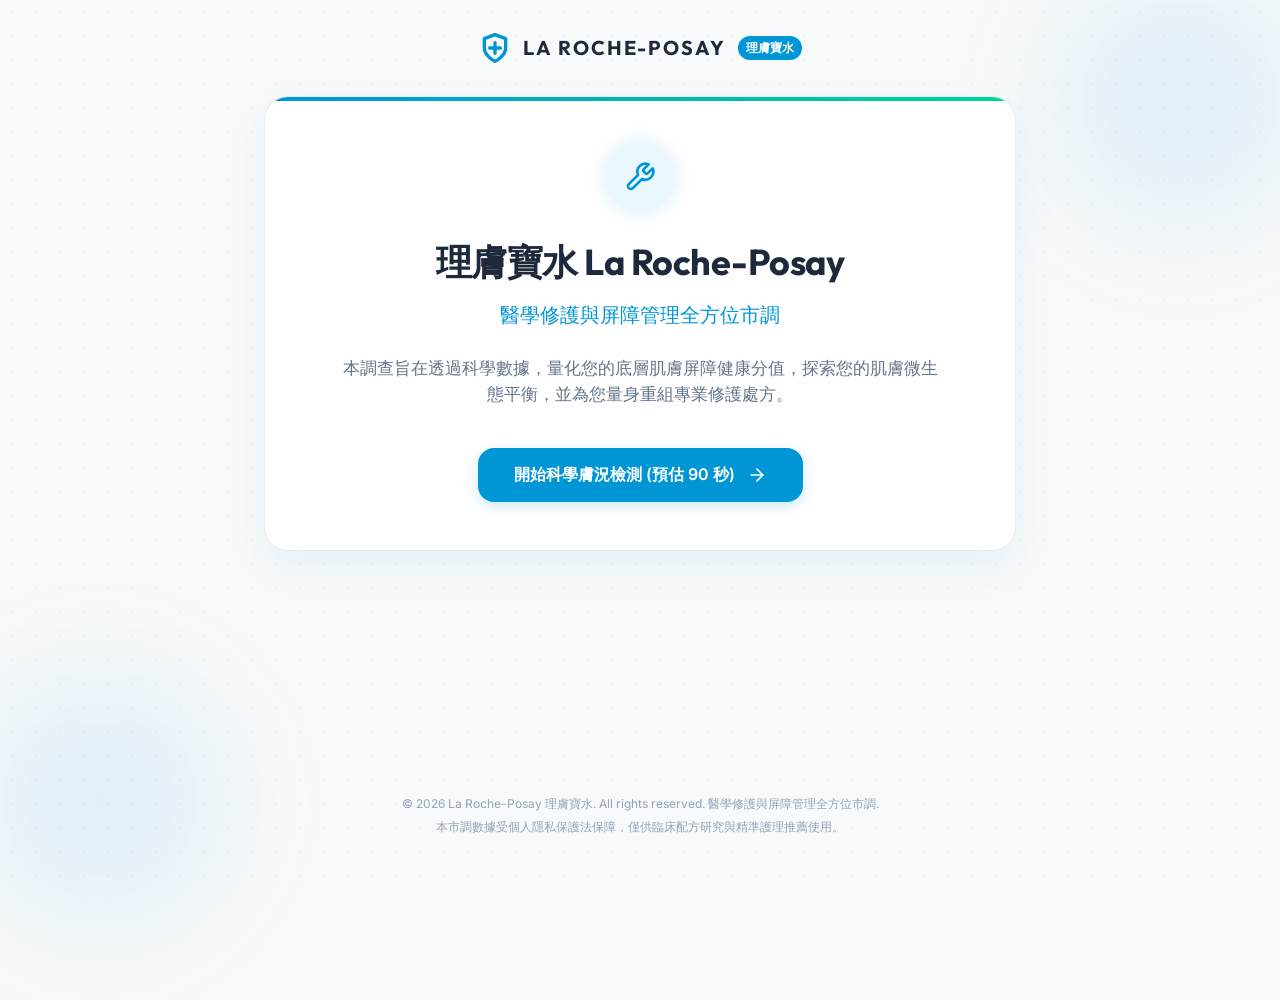
<file: 2/index.html>
<!DOCTYPE html>
<html lang="zh-Hant">
<head>
    <meta charset="UTF-8">
    <meta name="viewport" content="width=device-width, initial-scale=1.0">
    <meta name="description" content="理膚寶水 La Roche-Posay 醫學修護與屏障管理全方位市調 — 探索您的底層肌膚屏障健康分值，量化受損程度，獲取專屬晨晚修護處方。">
    <title>理膚寶水 La Roche-Posay | 醫學修護與屏障管理全方位市調</title>
    <link rel="stylesheet" href="style.css">
</head>
<body>
    <!-- Background glow elements -->
    <div class="bg-orb orb-1"></div>
    <div class="bg-orb orb-2"></div>

    <div class="container">
        <!-- Brand Header -->
        <header class="brand-header" id="main-header">
            <!-- Medical Cross & Shield SVG Logo -->
            <svg class="brand-logo" viewBox="0 0 24 24" fill="none" stroke="currentColor" stroke-width="2.5" stroke-linecap="round" stroke-linejoin="round">
                <path d="M12 22s8-4 8-10V5l-8-3-8 3v7c0 6 8 10 8 10z"/>
                <line x1="12" y1="8" x2="12" y2="16"/>
                <line x1="8" y1="12" x2="16" y2="12"/>
            </svg>
            <span class="brand-name">La Roche-Posay</span>
            <span class="brand-tag">理膚寶水</span>
        </header>

        <main>
            <!-- SECTION 1: Hero Banner -->
            <section id="hero-section" class="hero-card animate-fade-in">
                <div class="hero-icon">
                    <svg viewBox="0 0 24 24" width="32" height="32" fill="none" stroke="currentColor" stroke-width="2" stroke-linecap="round" stroke-linejoin="round">
                        <path d="M14.7 6.3a1 1 0 0 0 0 1.4l1.6 1.6a1 1 0 0 0 1.4 0l3.77-3.77a6 6 0 0 1-7.94 7.94l-6.91 6.91a2.12 2.12 0 0 1-3-3l6.91-6.91a6 6 0 0 1 7.94-7.94l-3.76 3.76z"/>
                    </svg>
                </div>
                <h1>理膚寶水 La Roche-Posay</h1>
                <h2>醫學修護與屏障管理全方位市調</h2>
                <p>本調查旨在透過科學數據，量化您的底層肌膚屏障健康分值，探索您的肌膚微生態平衡，並為您量身重組專業修護處方。</p>
                <button id="start-btn" class="btn btn-primary">
                    <span>開始科學膚況檢測 (預估 90 秒)</span>
                    <svg width="20" height="20" viewBox="0 0 24 24" fill="none" stroke="currentColor" stroke-width="2" stroke-linecap="round" stroke-linejoin="round">
                        <line x1="5" y1="12" x2="19" y2="12"/>
                        <polyline points="12 5 19 12 12 19"/>
                    </svg>
                </button>
            </section>

            <!-- SECTION 2: Multi-Step Interactive Questionnaire -->
            <section id="survey-section" class="survey-card animate-fade-in">
                <div class="survey-header">
                    <span class="survey-title" id="step-title">基本人口特徵與生活環境</span>
                    <span class="step-indicator" id="step-count">步驟 1 / 3</span>
                </div>
                
                <div class="progress-track">
                    <div class="progress-bar" id="survey-progress"></div>
                </div>

                <form id="survey-form">
                    <!-- Step 1 Container -->
                    <div class="step-content" id="step-1-content">
                        <div class="question-group">
                            <span class="question-label">您的年齡層？</span>
                            <div class="options-grid">
                                <label class="option-card">
                                    <input type="radio" name="age" value="20-24" required>
                                    <span class="custom-indicator"></span>
                                    <span class="option-text">20-24歲</span>
                                </label>
                                <label class="option-card">
                                    <input type="radio" name="age" value="25-30" required>
                                    <span class="custom-indicator"></span>
                                    <span class="option-text">25-30歲 (核心都會群)</span>
                                </label>
                                <label class="option-card">
                                    <input type="radio" name="age" value="31-40" required>
                                    <span class="custom-indicator"></span>
                                    <span class="option-text">31-40歲 (質感都會群)</span>
                                </label>
                                <label class="option-card">
                                    <input type="radio" name="age" value="41+" required>
                                    <span class="custom-indicator"></span>
                                    <span class="option-text">41歲以上</span>
                                </label>
                            </div>
                        </div>

                        <div class="question-group">
                            <span class="question-label">您長期的生活環境或工作型態？(可複選)</span>
                            <div class="options-grid">
                                <label class="option-card">
                                    <input type="checkbox" name="lifestyle" value="pollution">
                                    <span class="custom-indicator"></span>
                                    <span class="option-text">高污染、粉塵環境</span>
                                </label>
                                <label class="option-card">
                                    <input type="checkbox" name="lifestyle" value="ac">
                                    <span class="custom-indicator"></span>
                                    <span class="option-text">長期處於強烈冷氣房</span>
                                </label>
                                <label class="option-card">
                                    <input type="checkbox" name="lifestyle" value="clinic">
                                    <span class="custom-indicator"></span>
                                    <span class="option-text">頻繁進出醫美診所</span>
                                </label>
                                <label class="option-card">
                                    <input type="checkbox" name="lifestyle" value="stress">
                                    <span class="custom-indicator"></span>
                                    <span class="option-text">常態性熬夜與高壓力工作</span>
                                </label>
                            </div>
                        </div>
                    </div>

                    <!-- Step 2 Container -->
                    <div class="step-content" id="step-2-content" style="display: none;">
                        <div class="question-group">
                            <span class="question-label">過去 28 天內，您的肌膚經常反覆出現哪些症狀？(可複選)</span>
                            <div class="options-grid">
                                <label class="option-card">
                                    <input type="checkbox" name="symptoms" value="redness">
                                    <span class="custom-indicator"></span>
                                    <span class="option-text">長期泛紅與微血管明顯</span>
                                </label>
                                <label class="option-card">
                                    <input type="checkbox" name="symptoms" value="dryness">
                                    <span class="custom-indicator"></span>
                                    <span class="option-text">換季時反覆脫皮、極度乾燥</span>
                                </label>
                                <label class="option-card">
                                    <input type="checkbox" name="symptoms" value="acne">
                                    <span class="custom-indicator"></span>
                                    <span class="option-text">痘痘反覆且留疤發炎</span>
                                </label>
                                <label class="option-card">
                                    <input type="checkbox" name="symptoms" value="post_treatment">
                                    <span class="custom-indicator"></span>
                                    <span class="option-text">醫美雷射術後乾燥與屏障受損</span>
                                </label>
                            </div>
                        </div>
                    </div>

                    <!-- Step 3 Container -->
                    <div class="step-content" id="step-3-content" style="display: none;">
                        <div class="question-group">
                            <span class="question-label">在挑選化妝水或機能液時，哪一項因素最能決定您的購買意志？</span>
                            <div class="options-grid">
                                <label class="option-card">
                                    <input type="radio" name="factors" value="data" required>
                                    <span class="custom-indicator"></span>
                                    <span class="option-text">臨床數據實證、成分無刺激性</span>
                                </label>
                                <label class="option-card">
                                    <input type="radio" name="factors" value="expert" required>
                                    <span class="custom-indicator"></span>
                                    <span class="option-text">專業皮膚科醫師或藥師權威背書</span>
                                </label>
                                <label class="option-card">
                                    <input type="radio" name="factors" value="influencer" required>
                                    <span class="custom-indicator"></span>
                                    <span class="option-text">社群網路意見領袖與網紅開箱體驗</span>
                                </label>
                                <label class="option-card">
                                    <input type="radio" name="factors" value="budget" required>
                                    <span class="custom-indicator"></span>
                                    <span class="option-text">高性價比、平價『成分黨』開架平替</span>
                                </label>
                            </div>
                        </div>
                    </div>

                    <!-- Step Navigation -->
                    <div class="navigation-bar">
                        <button type="button" id="prev-btn" class="btn btn-secondary" style="visibility: hidden;">
                            <svg width="20" height="20" viewBox="0 0 24 24" fill="none" stroke="currentColor" stroke-width="2" stroke-linecap="round" stroke-linejoin="round">
                                <line x1="19" y1="12" x2="5" y2="12"/>
                                <polyline points="12 19 5 12 12 5"/>
                            </svg>
                            <span>上一步</span>
                        </button>
                        <button type="button" id="next-btn" class="btn btn-primary">
                            <span>下一步</span>
                            <svg width="20" height="20" viewBox="0 0 24 24" fill="none" stroke="currentColor" stroke-width="2" stroke-linecap="round" stroke-linejoin="round">
                                <line x1="5" y1="12" x2="19" y2="12"/>
                                <polyline points="12 5 19 12 12 19"/>
                            </svg>
                        </button>
                    </div>
                </form>
            </section>

            <!-- LOADING: Clinical Calculation Animation -->
            <section id="loading-section" class="loading-card animate-fade-in">
                <div class="clinical-loader">
                    <div class="loader-ring"></div>
                    <svg class="loader-icon" viewBox="0 0 24 24" fill="none" stroke="currentColor" stroke-width="2" stroke-linecap="round" stroke-linejoin="round">
                        <path d="M12 2v20M17 5H9.5a3.5 3.5 0 0 0 0 7h5a3.5 3.5 0 0 1 0 7H6"/>
                    </svg>
                </div>
                <div class="loading-text">底層屏障健康分值計算中</div>
                <div class="loading-subtext" id="loading-subtext">正在解析您的肌膚健康數據...</div>
            </section>

            <!-- SECTION 3: Dynamic Diagnostic Result Card (Prescription Card) -->
            <section id="result-section" class="result-card animate-fade-in">
                <div class="rx-badge">
                    <svg viewBox="0 0 24 24" fill="none" stroke="currentColor" stroke-width="2" stroke-linecap="round" stroke-linejoin="round">
                        <path d="M14 2H6a2 2 0 0 0-2 2v16a2 2 0 0 0 2 2h12a2 2 0 0 0 2-2V8z"/>
                        <polyline points="14 2 14 8 20 8"/>
                        <line x1="16" y1="13" x2="8" y2="13"/>
                        <line x1="16" y1="17" x2="8" y2="17"/>
                        <polyline points="10 9 9 9 8 9"/>
                    </svg>
                    <span>LRP CLINICAL DIAGNOSIS PRESCRIBED</span>
                </div>

                <h2>您的肌膚屏障診斷報告</h2>

                <!-- Diagnostic text block -->
                <div class="diagnostic-text-box">
                    <p id="diagnostic-summary">
                        診斷報告：您屬於企劃案中定義之『理性修護需求核心圈』。您的肌膚亟需從基礎保濕升級為『醫美級機能液』修護，重組肌膚微生物平衡並提升屏障厚度，從根本降低因誤用產品導致的隱形成本與時間成本。
                    </p>
                </div>

                <!-- Custom visual progress indicators (Metrics) -->
                <div class="metric-container">
                    <div class="metric-header">
                        <svg viewBox="0 0 24 24" fill="none" stroke="currentColor" stroke-width="2.5" stroke-linecap="round" stroke-linejoin="round">
                            <line x1="18" y1="20" x2="18" y2="10"/>
                            <line x1="12" y1="20" x2="12" y2="4"/>
                            <line x1="6" y1="20" x2="6" y2="14"/>
                        </svg>
                        <span>量化肌膚健康指標分值</span>
                    </div>

                    <div class="metrics-grid">
                        <div class="metric-item">
                            <div class="metric-meta">
                                <span class="metric-name">肌膚彈性 (Elasticity)</span>
                                <span class="metric-val" id="val-elasticity">--%</span>
                            </div>
                            <div class="metric-track">
                                <div class="metric-fill" id="fill-elasticity"></div>
                            </div>
                        </div>

                        <div class="metric-item">
                            <div class="metric-meta">
                                <span class="metric-name">抗敏感度 (Tolerance)</span>
                                <span class="metric-val" id="val-sensitivity">--%</span>
                            </div>
                            <div class="metric-track">
                                <div class="metric-fill" id="fill-sensitivity"></div>
                            </div>
                        </div>

                        <div class="metric-item">
                            <div class="metric-meta">
                                <span class="metric-name">肌膚光澤 (Radiance)</span>
                                <span class="metric-val" id="val-radiance">--%</span>
                            </div>
                            <div class="metric-track">
                                <div class="metric-fill" id="fill-radiance"></div>
                            </div>
                        </div>

                        <div class="metric-item">
                            <div class="metric-meta">
                                <span class="metric-name">屏障防護力 (Barrier)</span>
                                <span class="metric-val" id="val-barrier">--%</span>
                            </div>
                            <div class="metric-track">
                                <div class="metric-fill" id="fill-barrier"></div>
                            </div>
                        </div>

                        <div class="metric-item" style="grid-column: 1 / -1;">
                            <div class="metric-meta">
                                <span class="metric-name">細緻平滑度 (Smoothness)</span>
                                <span class="metric-val" id="val-smoothness">--%</span>
                            </div>
                            <div class="metric-track">
                                <div class="metric-fill" id="fill-smoothness"></div>
                            </div>
                        </div>
                    </div>
                </div>

                <!-- O2O Digital Prescription Form -->
                <div class="o2o-section">
                    <div class="o2o-title">
                        <svg viewBox="0 0 24 24" fill="none" stroke="currentColor" stroke-width="2" stroke-linecap="round" stroke-linejoin="round">
                            <circle cx="12" cy="12" r="10"/>
                            <polyline points="12 6 12 12 16 14"/>
                        </svg>
                        <span>首購與回購行動呼籲 (CTA)</span>
                    </div>
                    <p class="o2o-desc">
                        完成本市調，即刻為您開立個人化『晨間與晚間護理處方籤』。憑處方籤至核心藥局或醫美旗艦店參與『科學化肌膚檢測站』複檢，即可現場兌換專屬『隨身修護急救包』。
                    </p>

                    <form id="o2o-form">
                        <div class="form-group">
                            <label class="form-label" for="username">受訪者姓名</label>
                            <input type="text" id="username" class="form-control" placeholder="請輸入姓名" required>
                        </div>
                        <div class="form-group">
                            <label class="form-label" for="phone">聯絡電話 (發送數位處方籤憑證簡訊)</label>
                            <input type="tel" id="phone" class="form-control" placeholder="請輸入 10 位數手機號碼" pattern="[0-9]{10}" required>
                        </div>
                        <button type="submit" class="btn btn-primary btn-block">
                            <span>立即儲存處方籤並預約線下免費檢測</span>
                            <svg width="20" height="20" viewBox="0 0 24 24" fill="none" stroke="currentColor" stroke-width="2" stroke-linecap="round" stroke-linejoin="round">
                                <path d="M19 21H5a2 2 0 0 1-2-2V5a2 2 0 0 1 2-2h11l5 5v11a2 2 0 0 1-2 2z"/>
                                <polyline points="17 21 17 13 7 13 7 21"/>
                                <polyline points="7 3 7 8 15 8"/>
                            </svg>
                        </button>
                    </form>
                </div>
            </section>

            <!-- SECTION 4: Ticket & Success Confirmation -->
            <section id="success-section" class="success-card animate-fade-in">
                <div class="success-icon">
                    <svg viewBox="0 0 24 24" fill="none" stroke="currentColor" stroke-width="2.5" stroke-linecap="round" stroke-linejoin="round">
                        <polyline points="20 6 9 17 4 12"/>
                    </svg>
                </div>
                <h2>預約與處方籤存檔成功！</h2>
                <p>已將數位處方憑證簡訊發送至您的手機。請妥善保存以下憑證，並至指定櫃點體驗免費檢測。</p>

                <!-- Ticket design -->
                <div class="rx-ticket">
                    <div class="ticket-header">
                        <span class="ticket-title">理膚寶水醫學檢測憑證</span>
                        <span class="ticket-id" id="ticket-id">RX-849204</span>
                    </div>
                    <div class="ticket-body">
                        <div class="ticket-info-row">
                            <span class="ticket-info-label">受訪姓名：</span>
                            <span class="ticket-info-val" id="ticket-name">張小明</span>
                        </div>
                        <div class="ticket-info-row">
                            <span class="ticket-info-label">連絡電話：</span>
                            <span class="ticket-info-val" id="ticket-phone">0912***456</span>
                        </div>
                        <div class="ticket-info-row">
                            <span class="ticket-info-label">肌膚分型：</span>
                            <span class="ticket-info-val">理性修護核心圈 (受損敏感型)</span>
                        </div>
                        <div class="ticket-info-row">
                            <span class="ticket-info-label">預約好禮：</span>
                            <span class="ticket-info-val" style="color: var(--primary);">現場兌換「隨身修護急救包」</span>
                        </div>
                        <div class="ticket-info-row" style="margin-top: 0.5rem; border-top: 1px solid #f1f5f9; padding-top: 0.5rem;">
                            <span class="ticket-info-label">晨間處方：</span>
                            <span class="ticket-info-val" style="font-weight: 500;">B5瞬效全面修護精華 (潔面後打底)</span>
                        </div>
                        <div class="ticket-info-row">
                            <span class="ticket-info-label">晚間處方：</span>
                            <span class="ticket-info-val" style="font-weight: 500;">B5全面修護霜 (厚敷修護屏障)</span>
                        </div>
                    </div>
                </div>

                <div style="display: flex; gap: 1rem; justify-content: center;">
                    <button id="print-btn" class="btn btn-secondary">
                        <svg width="20" height="20" viewBox="0 0 24 24" fill="none" stroke="currentColor" stroke-width="2" stroke-linecap="round" stroke-linejoin="round">
                            <polyline points="6 9 6 2 18 2 18 9"/>
                            <path d="M6 18H4a2 2 0 0 1-2-2v-5a2 2 0 0 1 2-2h16a2 2 0 0 1 2 2v5a2 2 0 0 1-2 2h-2"/>
                            <rect x="6" y="14" width="12" height="8"/>
                        </svg>
                        <span>列印/儲存處方</span>
                    </button>
                    <button id="restart-btn" class="btn btn-primary">
                        <span>重新檢測</span>
                    </button>
                </div>
            </section>
        </main>

        <!-- Page Footer -->
        <footer>
            <p>© 2026 La Roche-Posay 理膚寶水. All rights reserved. 醫學修護與屏障管理全方位市調.</p>
            <p style="margin-top: 4px;">本市調數據受個人隱私保護法保障，僅供臨床配方研究與精準護理推薦使用。</p>
        </footer>
    </div>

    <!-- Questionnaire Javascript logic -->
    <script src="app.js"></script>
</body>
</html>
</file>
<file: 2/style.css>
@import url('https://fonts.googleapis.com/css2?family=Inter:wght@300;400;500;600;700&family=Outfit:wght@300;400;500;600;700&display=swap');

:root {
    --primary: #0096D6;
    --primary-hover: #007bb0;
    --primary-light: rgba(0, 150, 214, 0.08);
    --primary-glow: rgba(0, 150, 214, 0.2);
    
    --bg-clinical: #F8F9FA;
    --bg-card: rgba(255, 255, 255, 0.85);
    --bg-card-dark: #1E293B;
    
    --border-color: rgba(226, 232, 240, 0.8);
    --border-glow: rgba(0, 150, 214, 0.3);
    
    --text-primary: #1E293B;
    --text-secondary: #64748B;
    --text-light: #94A3B8;
    
    --success: #10B981;
    --warning: #F59E0B;
    --danger: #EF4444;
    
    --font-sans: 'Inter', -apple-system, BlinkMacSystemFont, "Segoe UI", Roboto, sans-serif;
    --font-heading: 'Outfit', var(--font-sans);
    
    --shadow-sm: 0 2px 8px rgba(0, 0, 0, 0.04);
    --shadow-md: 0 8px 30px rgba(0, 0, 0, 0.06);
    --shadow-lg: 0 16px 40px rgba(0, 150, 214, 0.08);
    
    --transition-smooth: all 0.3s cubic-bezier(0.4, 0, 0.2, 1);
    --radius-sm: 8px;
    --radius-md: 16px;
    --radius-lg: 24px;
}

* {
    box-sizing: border-box;
    margin: 0;
    padding: 0;
}

body {
    font-family: var(--font-sans);
    background-color: var(--bg-clinical);
    color: var(--text-primary);
    line-height: 1.6;
    overflow-x: hidden;
    position: relative;
}

/* Background grid styling for clinical environment */
body::before {
    content: '';
    position: absolute;
    top: 0;
    left: 0;
    width: 100%;
    height: 100%;
    background-image: 
        radial-gradient(var(--primary-light) 1.5px, transparent 1.5px),
        linear-gradient(rgba(255,255,255,0.4) 1px, transparent 1px);
    background-size: 24px 24px, 100% 48px;
    background-attachment: fixed;
    z-index: -2;
    opacity: 0.7;
}

/* Glowing background ambient orbs */
.bg-orb {
    position: absolute;
    width: 400px;
    height: 400px;
    border-radius: 50%;
    background: radial-gradient(circle, var(--primary-glow) 0%, rgba(255,255,255,0) 70%);
    filter: blur(40px);
    z-index: -1;
    pointer-events: none;
    opacity: 0.6;
}

.orb-1 {
    top: -100px;
    right: -100px;
}

.orb-2 {
    bottom: -100px;
    left: -100px;
}

/* Base Layout */
.container {
    max-width: 800px;
    margin: 0 auto;
    padding: 2rem 1.5rem;
    min-height: 100vh;
    display: flex;
    flex-direction: column;
    justify-content: center;
}

/* Brand Header */
.brand-header {
    display: flex;
    justify-content: center;
    align-items: center;
    margin-bottom: 2rem;
    gap: 0.75rem;
}

.brand-logo {
    width: 32px;
    height: 32px;
    color: var(--primary);
}

.brand-name {
    font-family: var(--font-heading);
    font-weight: 700;
    font-size: 1.25rem;
    letter-spacing: 2px;
    color: var(--text-primary);
    text-transform: uppercase;
}

.brand-tag {
    font-size: 0.75rem;
    background-color: var(--primary);
    color: white;
    padding: 2px 8px;
    border-radius: 20px;
    font-weight: 600;
}

/* Hero Section */
.hero-card {
    background: var(--bg-card);
    backdrop-filter: blur(16px) saturate(120%);
    -webkit-backdrop-filter: blur(16px) saturate(120%);
    border: 1px solid var(--border-color);
    border-radius: var(--radius-lg);
    padding: 3rem 2.5rem;
    text-align: center;
    box-shadow: var(--shadow-lg);
    transition: var(--transition-smooth);
    position: relative;
    overflow: hidden;
}

.hero-card::after {
    content: '';
    position: absolute;
    top: 0;
    left: 0;
    width: 100%;
    height: 4px;
    background: linear-gradient(90deg, var(--primary), #00D696);
}

.hero-icon {
    width: 64px;
    height: 64px;
    margin: 0 auto 1.5rem;
    color: var(--primary);
    background: var(--primary-light);
    padding: 1rem;
    border-radius: 50%;
    display: flex;
    align-items: center;
    justify-content: center;
    box-shadow: 0 0 20px var(--primary-glow);
}

.hero-card h1 {
    font-family: var(--font-heading);
    font-weight: 700;
    font-size: 2.25rem;
    color: var(--text-primary);
    margin-bottom: 0.5rem;
    letter-spacing: -0.5px;
}

.hero-card h2 {
    font-family: var(--font-heading);
    font-weight: 500;
    font-size: 1.25rem;
    color: var(--primary);
    margin-bottom: 1.5rem;
}

.hero-card p {
    color: var(--text-secondary);
    font-size: 1.05rem;
    max-width: 600px;
    margin: 0 auto 2.5rem;
}

/* Buttons */
.btn {
    display: inline-flex;
    align-items: center;
    justify-content: center;
    padding: 1rem 2.25rem;
    font-family: var(--font-sans);
    font-size: 1rem;
    font-weight: 600;
    border-radius: var(--radius-md);
    border: none;
    cursor: pointer;
    transition: var(--transition-smooth);
    gap: 0.75rem;
    box-shadow: 0 4px 12px var(--primary-glow);
}

.btn-primary {
    background-color: var(--primary);
    color: white;
}

.btn-primary:hover {
    background-color: var(--primary-hover);
    transform: translateY(-2px);
    box-shadow: 0 8px 20px rgba(0, 150, 214, 0.4);
}

.btn-block {
    width: 100%;
}

.btn-secondary {
    background: transparent;
    color: var(--text-secondary);
    border: 1px solid var(--border-color);
    box-shadow: none;
}

.btn-secondary:hover {
    background: rgba(226, 232, 240, 0.3);
    color: var(--text-primary);
}

/* Questionnaire Section */
.survey-card {
    background: var(--bg-card);
    backdrop-filter: blur(16px) saturate(120%);
    -webkit-backdrop-filter: blur(16px) saturate(120%);
    border: 1px solid var(--border-color);
    border-radius: var(--radius-lg);
    box-shadow: var(--shadow-lg);
    padding: 2.5rem;
    display: none; /* Controlled via JS */
    transition: var(--transition-smooth);
}

/* Progress indicator on steps */
.survey-header {
    display: flex;
    justify-content: space-between;
    align-items: center;
    margin-bottom: 2rem;
    border-bottom: 1px solid var(--border-color);
    padding-bottom: 1rem;
}

.survey-title {
    font-family: var(--font-heading);
    font-weight: 600;
    font-size: 1.15rem;
    color: var(--text-primary);
}

.step-indicator {
    font-family: var(--font-heading);
    font-weight: 500;
    font-size: 0.875rem;
    color: var(--primary);
    background: var(--primary-light);
    padding: 4px 12px;
    border-radius: 12px;
}

.progress-track {
    width: 100%;
    height: 4px;
    background: #E2E8F0;
    border-radius: 2px;
    margin-bottom: 2.5rem;
    overflow: hidden;
}

.progress-bar {
    height: 100%;
    background: linear-gradient(90deg, var(--primary), #00D696);
    width: 33.3%;
    transition: width 0.4s cubic-bezier(0.4, 0, 0.2, 1);
}

/* Question style */
.question-group {
    margin-bottom: 2rem;
}

.question-label {
    display: block;
    font-weight: 600;
    font-size: 1.1rem;
    margin-bottom: 1rem;
    color: var(--text-primary);
}

/* Custom Radio & Checkbox Styles */
.options-grid {
    display: grid;
    grid-template-columns: 1fr;
    gap: 0.875rem;
}

.option-card {
    position: relative;
    display: flex;
    align-items: center;
    padding: 1.15rem 1.5rem;
    border-radius: var(--radius-md);
    border: 1px solid var(--border-color);
    background: rgba(255, 255, 255, 0.5);
    cursor: pointer;
    transition: var(--transition-smooth);
    user-select: none;
}

.option-card:hover {
    border-color: var(--primary);
    background: var(--primary-light);
    transform: translateX(4px);
}

.option-card input {
    position: absolute;
    opacity: 0;
    cursor: pointer;
    height: 0;
    width: 0;
}

.custom-indicator {
    width: 20px;
    height: 20px;
    border: 2px solid var(--text-light);
    margin-right: 1rem;
    transition: var(--transition-smooth);
    display: flex;
    align-items: center;
    justify-content: center;
    flex-shrink: 0;
}

/* Radio Specific: Circle */
.option-card input[type="radio"] + .custom-indicator {
    border-radius: 50%;
}

.option-card input[type="radio"] + .custom-indicator::after {
    content: '';
    width: 10px;
    height: 10px;
    background-color: var(--primary);
    border-radius: 50%;
    transform: scale(0);
    transition: var(--transition-smooth);
}

.option-card input[type="radio"]:checked + .custom-indicator {
    border-color: var(--primary);
}

.option-card input[type="radio"]:checked + .custom-indicator::after {
    transform: scale(1);
}

/* Checkbox Specific: Rounded Square */
.option-card input[type="checkbox"] + .custom-indicator {
    border-radius: 6px;
}

.option-card input[type="checkbox"] + .custom-indicator::after {
    content: '';
    width: 6px;
    height: 10px;
    border: solid white;
    border-width: 0 2px 2px 0;
    transform: rotate(45deg) scale(0);
    transition: var(--transition-smooth);
    margin-bottom: 2px;
}

.option-card input[type="checkbox"]:checked + .custom-indicator {
    border-color: var(--primary);
    background-color: var(--primary);
}

.option-card input[type="checkbox"]:checked + .custom-indicator::after {
    transform: rotate(45deg) scale(1);
}

/* Option text styling */
.option-text {
    font-size: 0.95rem;
    font-weight: 500;
    color: var(--text-primary);
}

/* Active style for wrapper card */
.option-card.active {
    border-color: var(--primary);
    background: var(--primary-light);
    box-shadow: 0 0 0 1px var(--primary);
}

/* Navigation controls */
.navigation-bar {
    display: flex;
    justify-content: space-between;
    align-items: center;
    margin-top: 2.5rem;
}

/* Loading/Calculation Animation */
.loading-card {
    background: var(--bg-card);
    backdrop-filter: blur(16px) saturate(120%);
    -webkit-backdrop-filter: blur(16px) saturate(120%);
    border: 1px solid var(--border-color);
    border-radius: var(--radius-lg);
    box-shadow: var(--shadow-lg);
    padding: 4rem 2.5rem;
    text-align: center;
    display: none;
    position: relative;
    overflow: hidden;
}

/* Scanner line animation across card */
.loading-card::before {
    content: '';
    position: absolute;
    top: 0;
    left: 0;
    width: 100%;
    height: 4px;
    background: linear-gradient(90deg, transparent, var(--primary), transparent);
    animation: scanner 2s infinite ease-in-out;
}

@keyframes scanner {
    0% { top: 0%; opacity: 0; }
    10% { opacity: 1; }
    90% { opacity: 1; }
    100% { top: 100%; opacity: 0; }
}

.clinical-loader {
    width: 80px;
    height: 80px;
    margin: 0 auto 2rem;
    position: relative;
}

.loader-ring {
    position: absolute;
    width: 100%;
    height: 100%;
    border: 3px solid var(--primary-light);
    border-top: 3px solid var(--primary);
    border-radius: 50%;
    animation: spin 1.2s linear infinite;
}

.loader-icon {
    position: absolute;
    top: 50%;
    left: 50%;
    transform: translate(-50%, -50%);
    color: var(--primary);
    width: 32px;
    height: 32px;
}

@keyframes spin {
    0% { transform: rotate(0deg); }
    100% { transform: rotate(360deg); }
}

.loading-text {
    font-family: var(--font-heading);
    font-size: 1.25rem;
    font-weight: 600;
    color: var(--text-primary);
    margin-bottom: 0.5rem;
}

.loading-subtext {
    font-size: 0.9rem;
    color: var(--text-secondary);
    min-height: 1.5rem;
}

/* Result / Prescription Card */
.result-card {
    background: var(--bg-card);
    backdrop-filter: blur(16px) saturate(120%);
    -webkit-backdrop-filter: blur(16px) saturate(120%);
    border: 1px solid var(--border-color);
    border-radius: var(--radius-lg);
    box-shadow: var(--shadow-lg);
    padding: 3rem 2.5rem;
    display: none;
    transition: var(--transition-smooth);
}

.rx-badge {
    display: inline-flex;
    align-items: center;
    background: var(--primary-light);
    border: 1px solid var(--border-glow);
    padding: 6px 16px;
    border-radius: 30px;
    font-family: var(--font-heading);
    font-size: 0.85rem;
    font-weight: 700;
    color: var(--primary);
    margin-bottom: 1.5rem;
    gap: 0.5rem;
}

.rx-badge svg {
    width: 16px;
    height: 16px;
}

.result-card h2 {
    font-family: var(--font-heading);
    font-size: 1.75rem;
    margin-bottom: 1.5rem;
    color: var(--text-primary);
}

.diagnostic-text-box {
    background: white;
    border-left: 4px solid var(--primary);
    padding: 1.5rem;
    border-radius: 0 var(--radius-md) var(--radius-md) 0;
    margin-bottom: 2.5rem;
    box-shadow: var(--shadow-sm);
}

.diagnostic-text-box p {
    font-size: 0.975rem;
    color: var(--text-primary);
    line-height: 1.7;
}

/* Visualization Styles (Progress Bars) */
.metric-container {
    margin-bottom: 2.5rem;
}

.metric-header {
    font-family: var(--font-heading);
    font-size: 1rem;
    font-weight: 600;
    color: var(--text-primary);
    margin-bottom: 1.25rem;
    display: flex;
    align-items: center;
    gap: 0.5rem;
}

.metric-header svg {
    width: 20px;
    height: 20px;
    color: var(--primary);
}

.metrics-grid {
    display: grid;
    grid-template-columns: 1fr;
    gap: 1.25rem;
}

@media (min-width: 600px) {
    .metrics-grid {
        grid-template-columns: 1fr 1fr;
    }
}

.metric-item {
    background: rgba(255,255,255,0.4);
    padding: 1rem 1.25rem;
    border-radius: var(--radius-md);
    border: 1px solid var(--border-color);
}

.metric-meta {
    display: flex;
    justify-content: space-between;
    align-items: center;
    margin-bottom: 0.5rem;
}

.metric-name {
    font-size: 0.875rem;
    font-weight: 600;
    color: var(--text-primary);
}

.metric-val {
    font-size: 0.875rem;
    font-weight: 700;
    color: var(--primary);
    font-family: var(--font-heading);
}

.metric-track {
    width: 100%;
    height: 8px;
    background: #E2E8F0;
    border-radius: 4px;
    overflow: hidden;
}

.metric-fill {
    height: 100%;
    background: linear-gradient(90deg, var(--primary), #00D696);
    border-radius: 4px;
    width: 0; /* Dynamic width */
    transition: width 1.5s cubic-bezier(0.1, 1, 0.1, 1);
}

/* O2O CTA Section inside prescription */
.o2o-section {
    border-top: 1px dashed var(--border-color);
    padding-top: 2.5rem;
    margin-top: 2.5rem;
}

.o2o-title {
    font-family: var(--font-heading);
    font-size: 1.25rem;
    font-weight: 700;
    color: var(--text-primary);
    margin-bottom: 0.5rem;
    display: flex;
    align-items: center;
    gap: 0.5rem;
}

.o2o-title svg {
    color: var(--primary);
    width: 22px;
    height: 22px;
}

.o2o-desc {
    font-size: 0.925rem;
    color: var(--text-secondary);
    margin-bottom: 1.5rem;
}

.form-group {
    margin-bottom: 1.25rem;
}

.form-label {
    display: block;
    font-size: 0.85rem;
    font-weight: 600;
    color: var(--text-primary);
    margin-bottom: 0.5rem;
}

.form-control {
    width: 100%;
    padding: 0.875rem 1.15rem;
    border-radius: var(--radius-sm);
    border: 1px solid var(--border-color);
    font-family: var(--font-sans);
    font-size: 0.95rem;
    color: var(--text-primary);
    background: white;
    transition: var(--transition-smooth);
}

.form-control:focus {
    outline: none;
    border-color: var(--primary);
    box-shadow: 0 0 0 3px var(--primary-glow);
}

/* Coupon/Ticket Presentation */
.rx-ticket {
    background: white;
    border: 1px solid var(--border-color);
    border-radius: var(--radius-md);
    padding: 1.5rem;
    margin-bottom: 1.5rem;
    position: relative;
    box-shadow: var(--shadow-sm);
    overflow: hidden;
}

/* Jagged ticket edges using radial gradients */
.rx-ticket::before, .rx-ticket::after {
    content: '';
    position: absolute;
    top: 50%;
    width: 12px;
    height: 24px;
    background: var(--bg-clinical);
    transform: translateY(-50%);
    border: 1px solid var(--border-color);
    z-index: 1;
}

.rx-ticket::before {
    left: -7px;
    border-radius: 0 12px 12px 0;
    border-left: 0;
}

.rx-ticket::after {
    right: -7px;
    border-radius: 12px 0 0 12px;
    border-right: 0;
}

.ticket-header {
    display: flex;
    justify-content: space-between;
    align-items: center;
    border-bottom: 1px dashed var(--border-color);
    padding-bottom: 1rem;
    margin-bottom: 1rem;
}

.ticket-title {
    font-family: var(--font-heading);
    font-size: 0.875rem;
    font-weight: 700;
    color: var(--primary);
    letter-spacing: 1px;
    text-transform: uppercase;
}

.ticket-id {
    font-family: var(--font-heading);
    font-size: 0.75rem;
    font-weight: 500;
    color: var(--text-light);
}

.ticket-body {
    display: flex;
    flex-direction: column;
    gap: 0.5rem;
}

.ticket-info-row {
    display: flex;
    justify-content: space-between;
    font-size: 0.875rem;
}

.ticket-info-label {
    color: var(--text-secondary);
}

.ticket-info-val {
    font-weight: 600;
    color: var(--text-primary);
}

/* Success Confirmation Modal/State */
.success-card {
    background: var(--bg-card);
    backdrop-filter: blur(16px) saturate(120%);
    -webkit-backdrop-filter: blur(16px) saturate(120%);
    border: 1px solid var(--border-color);
    border-radius: var(--radius-lg);
    box-shadow: var(--shadow-lg);
    padding: 3.5rem 2.5rem;
    text-align: center;
    display: none;
    transition: var(--transition-smooth);
}

.success-icon {
    width: 64px;
    height: 64px;
    background: rgba(16, 185, 129, 0.1);
    color: var(--success);
    border-radius: 50%;
    display: flex;
    align-items: center;
    justify-content: center;
    margin: 0 auto 1.5rem;
}

.success-icon svg {
    width: 32px;
    height: 32px;
}

.success-card h2 {
    font-family: var(--font-heading);
    font-size: 1.5rem;
    margin-bottom: 1rem;
}

.success-card p {
    color: var(--text-secondary);
    margin-bottom: 2rem;
}

/* Footer Section */
footer {
    text-align: center;
    padding: 2rem 0;
    font-size: 0.75rem;
    color: var(--text-light);
    margin-top: auto;
}

footer a {
    color: var(--primary);
    text-decoration: none;
}

footer a:hover {
    text-decoration: underline;
}

/* Animation utilities */
@keyframes fadeInUp {
    from {
        opacity: 0;
        transform: translateY(20px);
    }
    to {
        opacity: 1;
        transform: translateY(0);
    }
}

.animate-fade-in {
    animation: fadeInUp 0.6s cubic-bezier(0.4, 0, 0.2, 1) forwards;
}
</file>
